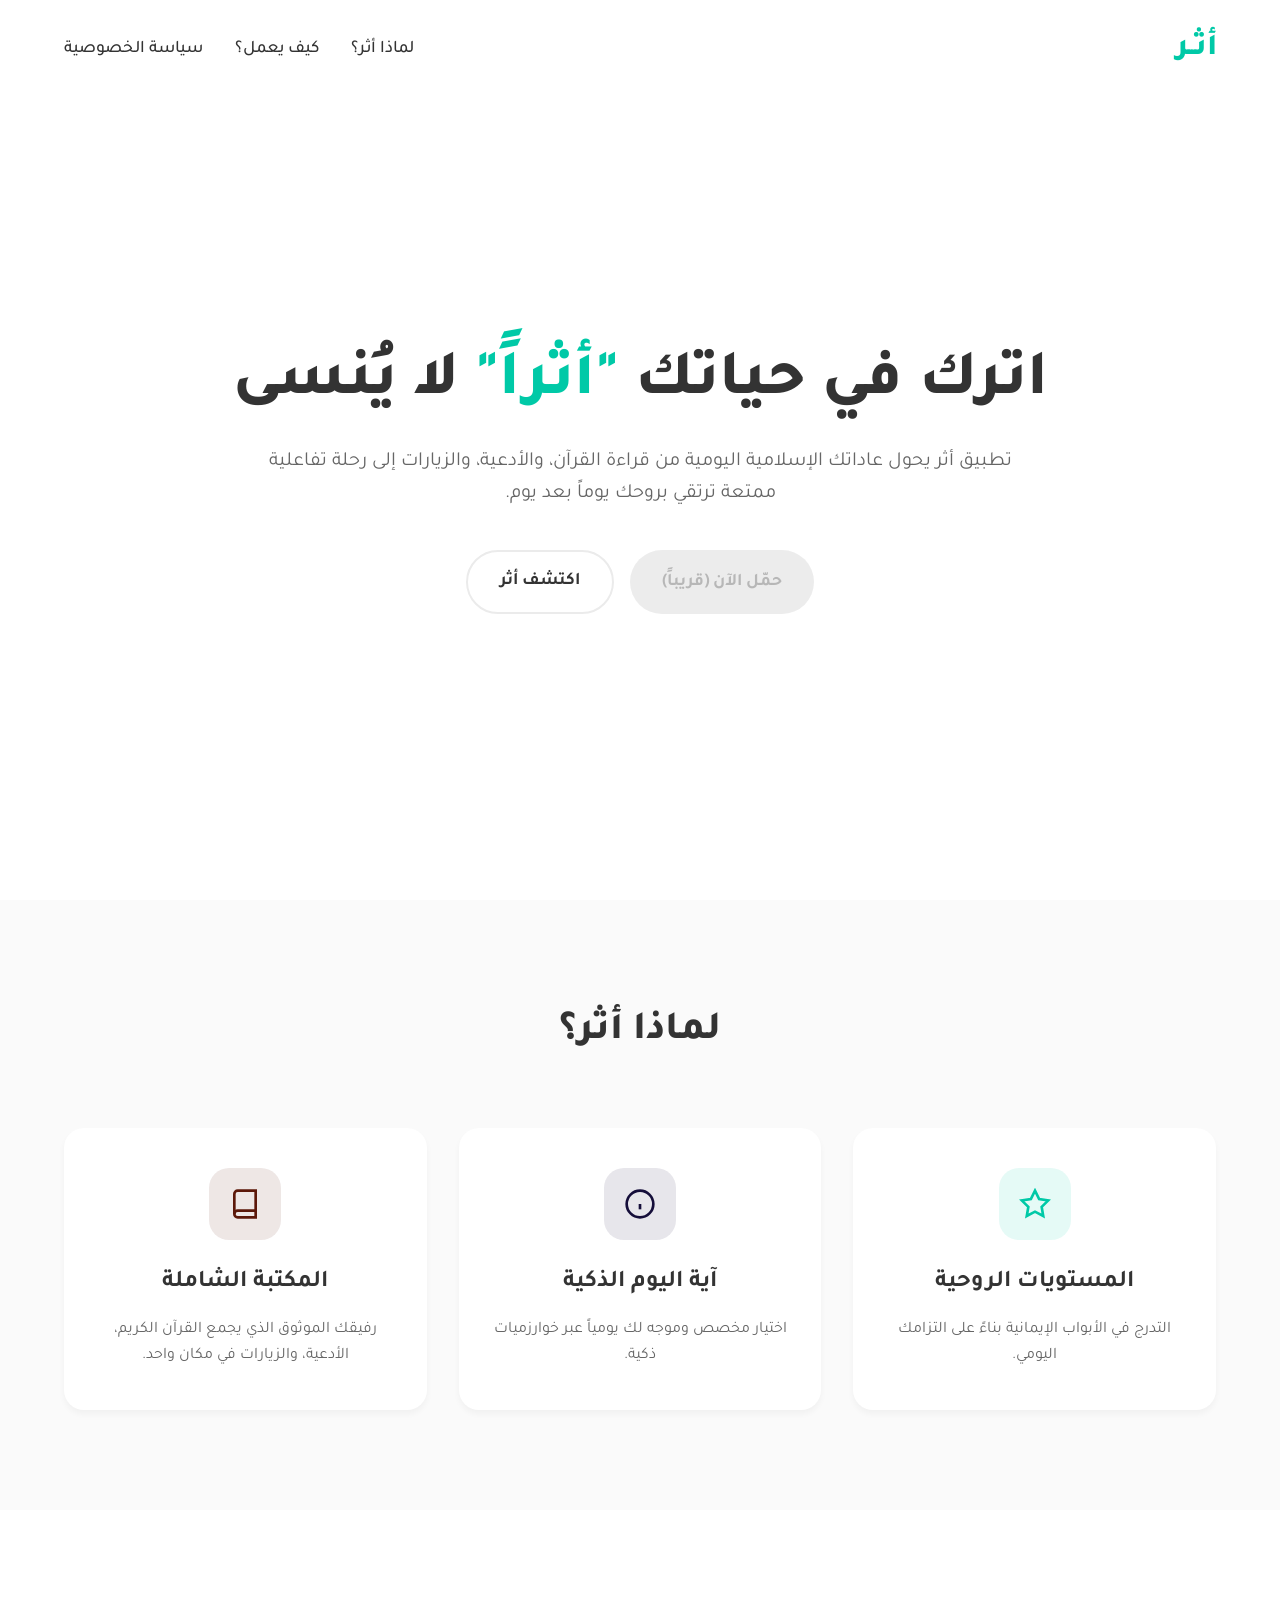
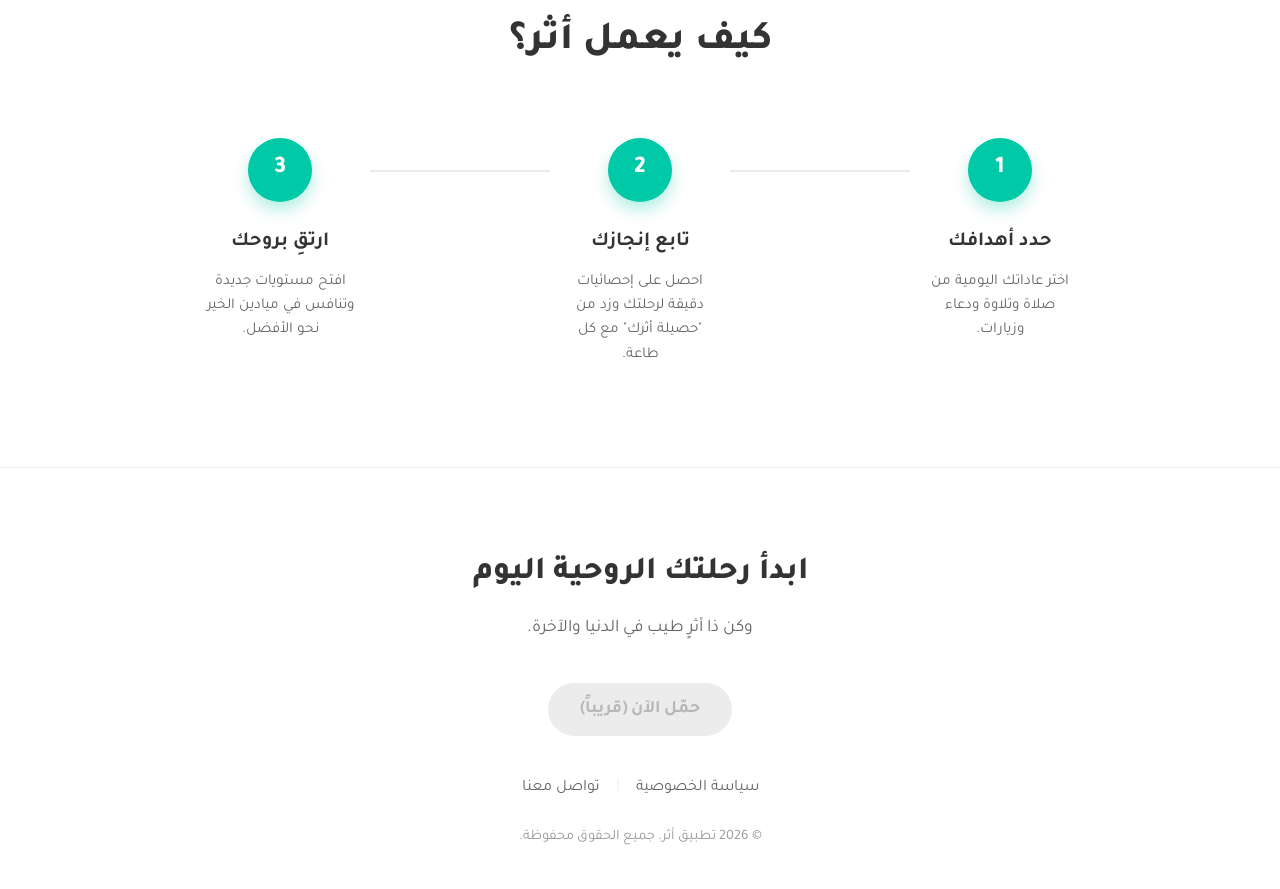
<file: index.html>
<!DOCTYPE html>
<html lang="ar" dir="rtl">
<head>
    <meta charset="UTF-8">
    <meta name="viewport" content="width=device-width, initial-scale=1.0">
    <title>تطبيق أثر | رحلتك الروحية التفاعلية</title>
    <meta name="description" content="تطبيق أثر يحول عاداتك الإسلامية اليومية إلى رحلة ممتعة وتجربة روحانية فريدة، مع توجيهات قرآنية يومية.">
    <!-- Google Fonts -->
    <link rel="preconnect" href="https://fonts.googleapis.com">
    <link rel="preconnect" href="https://fonts.gstatic.com" crossorigin>
    <link href="https://fonts.googleapis.com/css2?family=Tajawal:wght@400;500;700;800&display=swap" rel="stylesheet">
    <!-- Custom CSS -->
    <link rel="stylesheet" href="styles.css">
</head>
<body>
    <!-- Navbar -->
    <nav class="navbar">
        <div class="container nav-container">
            <a href="#" class="logo">أثــر</a>
            <div class="nav-links">
                <a href="#features">لماذا أثر؟</a>
                <a href="#how-it-works">كيف يعمل؟</a>
                <a href="privacy.html" class="nav-link">سياسة الخصوصية</a>
            </div>
        </div>
    </nav>

    <!-- Hero Section -->
    <header class="hero">
        <div class="container hero-container text-center">
            <div class="hero-content">
                <h1 class="hero-title">اترك في حياتك <span class="highlight">"أثراً"</span> لا يُنسى</h1>
                <p class="hero-subtitle">تطبيق أثر يحول عاداتك الإسلامية اليومية من قراءة القرآن، والأدعية، والزيارات إلى رحلة تفاعلية ممتعة ترتقي بروحك يوماً بعد يوم.</p>
                <div class="hero-buttons">
                    <button class="btn btn-primary btn-disabled" disabled>
                        حمّل الآن (قريباً)
                    </button>
                    <a href="#features" class="btn btn-secondary">
                        اكتشف أثر
                    </a>
                </div>
            </div>
        </div>
    </header>

    <!-- Features Section -->
    <section id="features" class="features">
        <div class="container">
            <h2 class="section-title">لماذا أثر؟</h2>
            <div class="features-grid">
                <!-- Feature 1 -->
                <div class="feature-card">
                    <div class="feature-icon icon-mint">
                        <svg width="32" height="32" viewBox="0 0 24 24" fill="none" stroke="currentColor" stroke-width="2"><path d="M12 2l3.09 6.26L22 9.27l-5 4.87 1.18 6.88L12 17.77l-6.18 3.25L7 14.14 2 9.27l6.91-1.01L12 2z"/></svg>
                    </div>
                    <h3 class="feature-title">المستويات الروحية</h3>
                    <p class="feature-desc">التدرج في الأبواب الإيمانية بناءً على التزامك اليومي.</p>
                </div>
                <!-- Feature 2 -->
                <div class="feature-card">
                    <div class="feature-icon icon-navy">
                        <svg width="32" height="32" viewBox="0 0 24 24" fill="none" stroke="currentColor" stroke-width="2"><circle cx="12" cy="12" r="10"/><path d="M12 16v-4"/><path d="M12 8h.01"/></svg>
                    </div>
                    <h3 class="feature-title">آية اليوم الذكية</h3>
                    <p class="feature-desc">اختيار مخصص وموجه لك يومياً عبر خوارزميات ذكية.</p>
                </div>
                <!-- Feature 3 -->
                <div class="feature-card">
                    <div class="feature-icon icon-maroon">
                        <svg width="32" height="32" viewBox="0 0 24 24" fill="none" stroke="currentColor" stroke-width="2"><path d="M4 19.5A2.5 2.5 0 0 1 6.5 17H20"/><path d="M6.5 2H20v20H6.5A2.5 2.5 0 0 1 4 19.5v-15A2.5 2.5 0 0 1 6.5 2z"/></svg>
                    </div>
                    <h3 class="feature-title">المكتبة الشاملة</h3>
                    <p class="feature-desc">رفيقك الموثوق الذي يجمع القرآن الكريم، الأدعية، والزيارات في مكان واحد.</p>
                </div>
            </div>
        </div>
    </section>

    <!-- How It Works Section -->
    <section id="how-it-works" class="how-it-works">
        <div class="container">
            <h2 class="section-title">كيف يعمل أثر؟</h2>
            <div class="steps-container">
                <div class="step">
                    <div class="step-number">1</div>
                    <h3 class="step-title">حدد أهدافك</h3>
                    <p class="step-desc">اختر عاداتك اليومية من صلاة وتلاوة ودعاء وزيارات.</p>
                </div>
                <div class="step-line"></div>
                <div class="step">
                    <div class="step-number">2</div>
                    <h3 class="step-title">تابع إنجازك</h3>
                    <p class="step-desc">احصل على إحصائيات دقيقة لرحلتك وزد من "حصيلة أثرك" مع كل طاعة.</p>
                </div>
                <div class="step-line"></div>
                <div class="step">
                    <div class="step-number">3</div>
                    <h3 class="step-title">ارتقِ بروحك</h3>
                    <p class="step-desc">افتح مستويات جديدة وتنافس في ميادين الخير نحو الأفضل.</p>
                </div>
            </div>
        </div>
    </section>

    <!-- CTA / Footer -->
    <footer class="footer">
        <div class="container footer-container">
            <h2 class="footer-title">ابدأ رحلتك الروحية اليوم</h2>
            <p class="footer-desc">وكن ذا أثرٍ طيب في الدنيا والآخرة.</p>
            <button class="btn btn-primary btn-disabled" disabled>
                حمّل الآن (قريباً)
            </button>
            <div class="footer-links">
                <a href="privacy.html">سياسة الخصوصية</a>
                <span class="separator">|</span>
                <a href="mailto:contact@athar.app">تواصل معنا</a>
            </div>
            <p class="copyright">&copy; 2026 تطبيق أثر. جميع الحقوق محفوظة.</p>
        </div>
    </footer>

    <script src="script.js"></script>
</body>
</html>
</file>
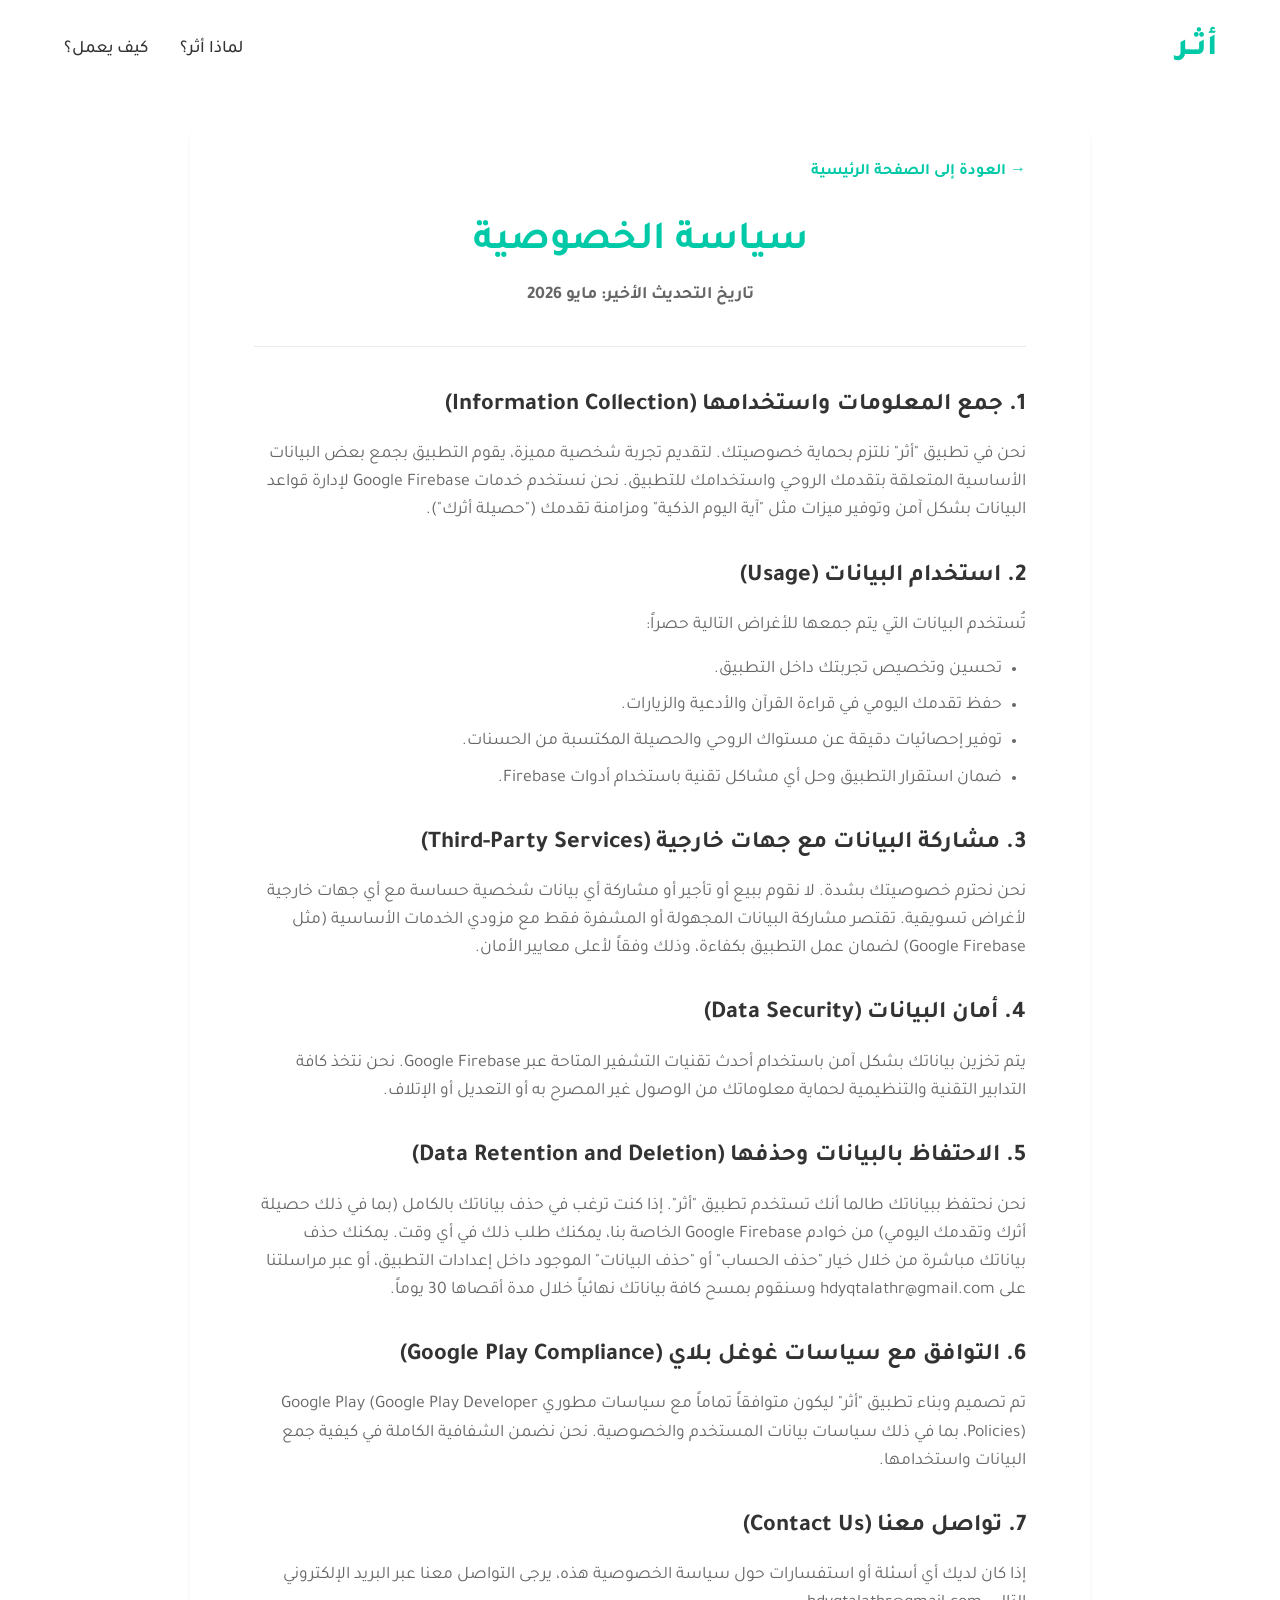
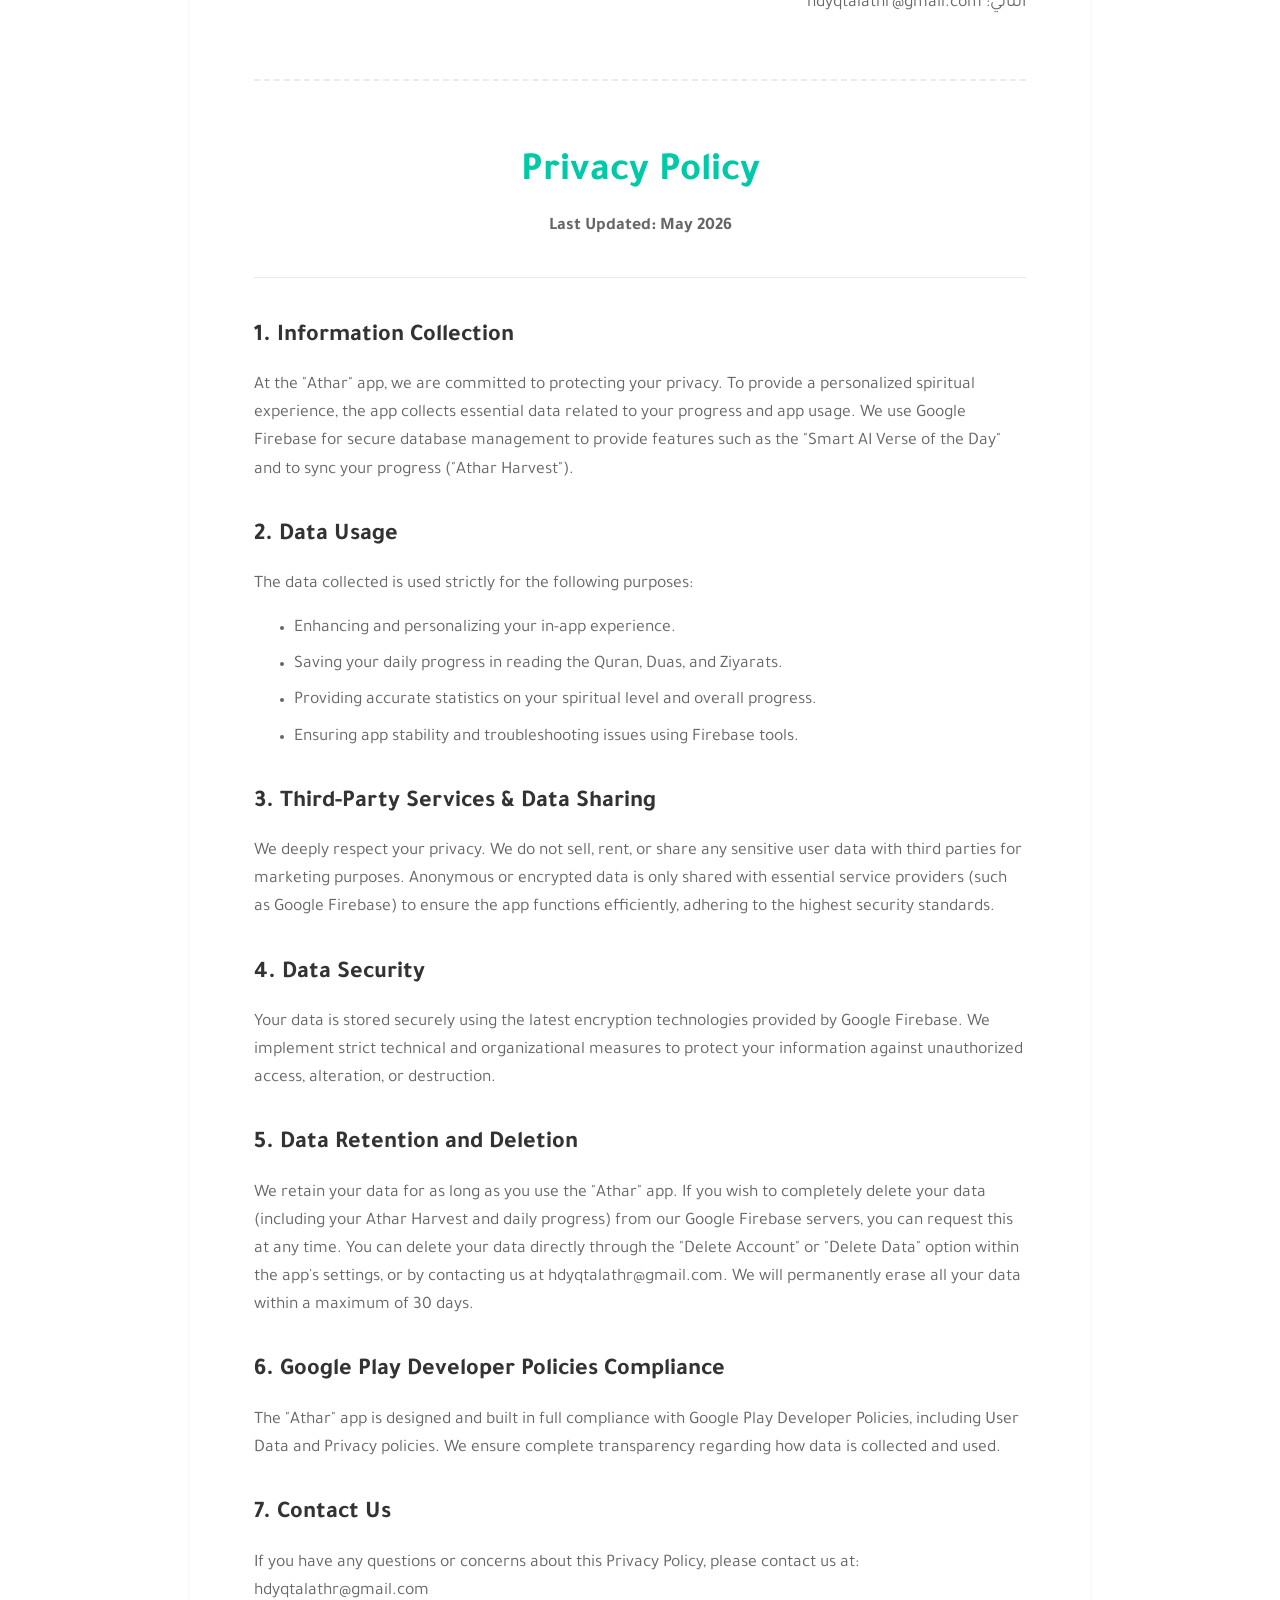
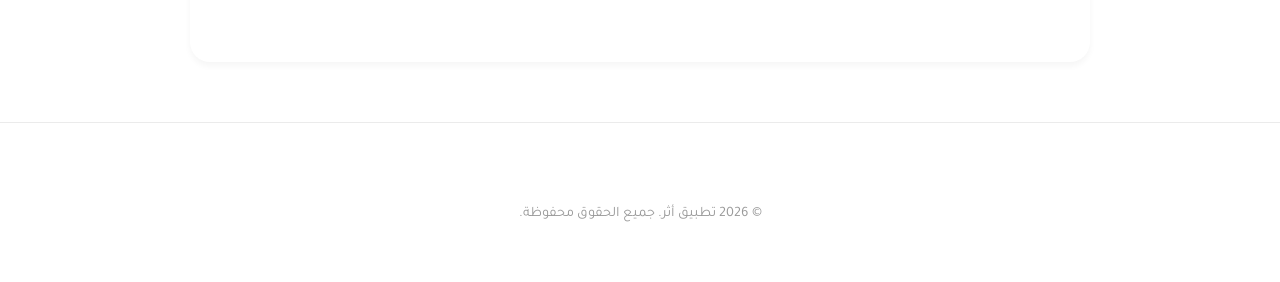
<file: privacy.html>
<!DOCTYPE html>
<html lang="ar" dir="rtl">
<head>
    <meta charset="UTF-8">
    <meta name="viewport" content="width=device-width, initial-scale=1.0">
    <title>سياسة الخصوصية | تطبيق أثر - Privacy Policy | Athar App</title>
    <!-- Google Fonts -->
    <link rel="preconnect" href="https://fonts.googleapis.com">
    <link rel="preconnect" href="https://fonts.gstatic.com" crossorigin>
    <link href="https://fonts.googleapis.com/css2?family=Tajawal:wght@400;500;700&display=swap" rel="stylesheet">
    <link rel="stylesheet" href="styles.css">
    <style>
        .privacy-container {
            max-width: 900px;
            margin: 120px auto 60px;
            padding: 0 24px;
            background: var(--surface-color);
            border-radius: var(--radius-md);
            box-shadow: var(--shadow-sm);
        }
        .privacy-content {
            padding: 40px;
        }
        .header {
            text-align: center;
            margin-bottom: 40px;
            padding-bottom: 20px;
            border-bottom: 1px solid #EBEBEB;
        }
        .header h1 { color: var(--primary-color); font-size: 2.5rem; margin-bottom: 8px; }
        .header p { color: var(--text-muted); font-weight: bold; }
        h2 { color: var(--text-main); margin-top: 32px; margin-bottom: 16px; font-size: 1.5rem; }
        p, ul { color: var(--text-muted); font-size: 1.1rem; margin-bottom: 16px; }
        ul { padding-inline-start: 24px; }
        li { margin-bottom: 8px; }
        
        .english-section {
            direction: ltr;
            text-align: left;
            margin-top: 60px;
            padding-top: 60px;
            border-top: 2px dashed #EBEBEB;
        }
        .english-section ul { padding-inline-start: 40px; }
        
        .back-link {
            display: inline-block;
            margin-bottom: 24px;
            font-weight: bold;
            color: var(--primary-color);
            text-decoration: none;
            transition: var(--transition-fast);
        }
        .back-link:hover { text-decoration: underline; }
    </style>
</head>
<body>
    <!-- Navbar -->
    <nav class="navbar">
        <div class="container nav-container">
            <a href="index.html" class="logo">أثــر</a>
            <div class="nav-links">
                <a href="index.html#features">لماذا أثر؟</a>
                <a href="index.html#how-it-works">كيف يعمل؟</a>
            </div>
        </div>
    </nav>

    <div class="container privacy-container">
        <div class="privacy-content">
            <a href="index.html" class="back-link">→ العودة إلى الصفحة الرئيسية</a>
            
            <!-- Arabic Section -->
            <div class="header">
                <h1>سياسة الخصوصية</h1>
                <p>تاريخ التحديث الأخير: مايو 2026</p>
            </div>

            <section>
                <h2>1. جمع المعلومات واستخدامها (Information Collection)</h2>
                <p>نحن في تطبيق "أثر" نلتزم بحماية خصوصيتك. لتقديم تجربة شخصية مميزة، يقوم التطبيق بجمع بعض البيانات الأساسية المتعلقة بتقدمك الروحي واستخدامك للتطبيق. نحن نستخدم خدمات Google Firebase لإدارة قواعد البيانات بشكل آمن وتوفير ميزات مثل "آية اليوم الذكية" ومزامنة تقدمك ("حصيلة أثرك").</p>
                
                <h2>2. استخدام البيانات (Usage)</h2>
                <p>تُستخدم البيانات التي يتم جمعها للأغراض التالية حصراً:</p>
                <ul>
                    <li>تحسين وتخصيص تجربتك داخل التطبيق.</li>
                    <li>حفظ تقدمك اليومي في قراءة القرآن والأدعية والزيارات.</li>
                    <li>توفير إحصائيات دقيقة عن مستواك الروحي والحصيلة المكتسبة من الحسنات.</li>
                    <li>ضمان استقرار التطبيق وحل أي مشاكل تقنية باستخدام أدوات Firebase.</li>
                </ul>

                <h2>3. مشاركة البيانات مع جهات خارجية (Third-Party Services)</h2>
                <p>نحن نحترم خصوصيتك بشدة. لا نقوم ببيع أو تأجير أو مشاركة أي بيانات شخصية حساسة مع أي جهات خارجية لأغراض تسويقية. تقتصر مشاركة البيانات المجهولة أو المشفرة فقط مع مزودي الخدمات الأساسية (مثل Google Firebase) لضمان عمل التطبيق بكفاءة، وذلك وفقاً لأعلى معايير الأمان.</p>

                <h2>4. أمان البيانات (Data Security)</h2>
                <p>يتم تخزين بياناتك بشكل آمن باستخدام أحدث تقنيات التشفير المتاحة عبر Google Firebase. نحن نتخذ كافة التدابير التقنية والتنظيمية لحماية معلوماتك من الوصول غير المصرح به أو التعديل أو الإتلاف.</p>

                <h2>5. الاحتفاظ بالبيانات وحذفها (Data Retention and Deletion)</h2>
                <p>نحن نحتفظ ببياناتك طالما أنك تستخدم تطبيق "أثر". إذا كنت ترغب في حذف بياناتك بالكامل (بما في ذلك حصيلة أثرك وتقدمك اليومي) من خوادم Google Firebase الخاصة بنا، يمكنك طلب ذلك في أي وقت. يمكنك حذف بياناتك مباشرة من خلال خيار "حذف الحساب" أو "حذف البيانات" الموجود داخل إعدادات التطبيق، أو عبر مراسلتنا على hdyqtalathr@gmail.com وسنقوم بمسح كافة بياناتك نهائياً خلال مدة أقصاها 30 يوماً.</p>

                <h2>6. التوافق مع سياسات غوغل بلاي (Google Play Compliance)</h2>
                <p>تم تصميم وبناء تطبيق "أثر" ليكون متوافقاً تماماً مع سياسات مطوري Google Play (Google Play Developer Policies)، بما في ذلك سياسات بيانات المستخدم والخصوصية. نحن نضمن الشفافية الكاملة في كيفية جمع البيانات واستخدامها.</p>

                <h2>7. تواصل معنا (Contact Us)</h2>
                <p>إذا كان لديك أي أسئلة أو استفسارات حول سياسة الخصوصية هذه، يرجى التواصل معنا عبر البريد الإلكتروني التالي: hdyqtalathr@gmail.com</p>
            </section>

            <!-- English Section -->
            <div class="english-section">
                <div class="header">
                    <h1>Privacy Policy</h1>
                    <p>Last Updated: May 2026</p>
                </div>

                <section>
                    <h2>1. Information Collection</h2>
                    <p>At the "Athar" app, we are committed to protecting your privacy. To provide a personalized spiritual experience, the app collects essential data related to your progress and app usage. We use Google Firebase for secure database management to provide features such as the "Smart AI Verse of the Day" and to sync your progress ("Athar Harvest").</p>
                    
                    <h2>2. Data Usage</h2>
                    <p>The data collected is used strictly for the following purposes:</p>
                    <ul>
                        <li>Enhancing and personalizing your in-app experience.</li>
                        <li>Saving your daily progress in reading the Quran, Duas, and Ziyarats.</li>
                        <li>Providing accurate statistics on your spiritual level and overall progress.</li>
                        <li>Ensuring app stability and troubleshooting issues using Firebase tools.</li>
                    </ul>

                    <h2>3. Third-Party Services & Data Sharing</h2>
                    <p>We deeply respect your privacy. We do not sell, rent, or share any sensitive user data with third parties for marketing purposes. Anonymous or encrypted data is only shared with essential service providers (such as Google Firebase) to ensure the app functions efficiently, adhering to the highest security standards.</p>

                    <h2>4. Data Security</h2>
                    <p>Your data is stored securely using the latest encryption technologies provided by Google Firebase. We implement strict technical and organizational measures to protect your information against unauthorized access, alteration, or destruction.</p>

                    <h2>5. Data Retention and Deletion</h2>
                    <p>We retain your data for as long as you use the "Athar" app. If you wish to completely delete your data (including your Athar Harvest and daily progress) from our Google Firebase servers, you can request this at any time. You can delete your data directly through the "Delete Account" or "Delete Data" option within the app's settings, or by contacting us at hdyqtalathr@gmail.com. We will permanently erase all your data within a maximum of 30 days.</p>

                    <h2>6. Google Play Developer Policies Compliance</h2>
                    <p>The "Athar" app is designed and built in full compliance with Google Play Developer Policies, including User Data and Privacy policies. We ensure complete transparency regarding how data is collected and used.</p>

                    <h2>7. Contact Us</h2>
                    <p>If you have any questions or concerns about this Privacy Policy, please contact us at: hdyqtalathr@gmail.com</p>
                </section>
            </div>
        </div>
    </div>
    
    <!-- Footer -->
    <footer class="footer">
        <div class="container footer-container">
            <p class="copyright">&copy; 2026 تطبيق أثر. جميع الحقوق محفوظة.</p>
        </div>
    </footer>
</body>
</html>
</file>
<file: styles.css>
/* ===== CSS Variables (Design Tokens) ===== */
:root {
    /* Colors */
    --bg-color: #FFFFFF;
    --primary-color: #00C9A7;
    --primary-hover: #00b093;
    
    --secondary-duas: #150E3A;
    --secondary-ziyarat: #0A3D2E;
    --secondary-quran: #5C1809;
    
    --text-main: #333333;
    --text-muted: #666666;
    --text-light: #F9F9F9;
    
    --surface-color: #FFFFFF;
    
    /* Shadows - Soft UI */
    --shadow-sm: 0 4px 6px rgba(0, 0, 0, 0.04);
    --shadow-md: 0 10px 20px rgba(0, 0, 0, 0.08);
    --shadow-lg: 0 20px 40px rgba(0, 0, 0, 0.12);
    
    /* Border Radius */
    --radius-sm: 12px;
    --radius-md: 20px;
    --radius-lg: 32px;
    
    /* Transitions */
    --transition-fast: 0.2s ease;
    --transition-smooth: 0.4s cubic-bezier(0.16, 1, 0.3, 1);
}

/* ===== Reset & Base Styles ===== */
* {
    margin: 0;
    padding: 0;
    box-sizing: border-box;
}

html {
    scroll-behavior: smooth;
    background-color: var(--bg-color);
}

body {
    font-family: 'Tajawal', sans-serif;
    color: var(--text-main);
    line-height: 1.6;
    background-color: var(--bg-color);
    overflow-x: hidden;
}

.container {
    max-width: 1200px;
    margin: 0 auto;
    padding: 0 24px;
}

a {
    text-decoration: none;
    color: inherit;
}

/* ===== Buttons ===== */
.btn {
    display: inline-flex;
    align-items: center;
    justify-content: center;
    padding: 16px 32px;
    font-family: 'Tajawal', sans-serif;
    font-weight: 700;
    font-size: 1.1rem;
    border-radius: var(--radius-lg);
    border: none;
    cursor: pointer;
    transition: var(--transition-smooth);
    text-align: center;
}

.btn-primary {
    background-color: var(--primary-color);
    color: #FFFFFF;
    box-shadow: 0 8px 24px rgba(0, 201, 167, 0.3);
}

.btn-primary:not(:disabled):hover {
    background-color: var(--primary-hover);
    transform: translateY(-2px);
    box-shadow: 0 12px 32px rgba(0, 201, 167, 0.4);
}

.btn-secondary {
    background-color: transparent;
    color: var(--text-main);
    border: 2px solid #EBEBEB;
}

.btn-secondary:hover {
    border-color: var(--primary-color);
    color: var(--primary-color);
    transform: translateY(-2px);
}

.btn-disabled {
    opacity: 0.6;
    cursor: not-allowed;
    background-color: #E0E0E0;
    color: #888888;
    box-shadow: none;
}

/* ===== Navbar ===== */
.navbar {
    padding: 24px 0;
    position: fixed;
    top: 0;
    left: 0;
    width: 100%;
    z-index: 1000;
    background: rgba(255, 255, 255, 0.9);
    backdrop-filter: blur(10px);
    transition: var(--transition-smooth);
}

.nav-container {
    display: flex;
    justify-content: space-between;
    align-items: center;
}

.logo {
    font-size: 2rem;
    font-weight: 800;
    color: var(--primary-color);
    letter-spacing: -0.5px;
}

.nav-links {
    display: flex;
    gap: 32px;
    align-items: center;
}

.nav-links a {
    font-weight: 500;
    font-size: 1.1rem;
    transition: var(--transition-fast);
}

.nav-links a:hover {
    color: var(--primary-color);
}

/* ===== Hero Section ===== */
.hero {
    padding: 160px 0 100px;
    min-height: 100vh;
    display: flex;
    align-items: center;
}

.hero-container {
    display: flex;
    flex-direction: column;
    align-items: center;
    justify-content: center;
    text-align: center;
}

.hero-title {
    font-size: 4rem;
    font-weight: 800;
    line-height: 1.2;
    margin-bottom: 24px;
}

.highlight {
    color: var(--primary-color);
    position: relative;
    display: inline-block;
}

.highlight::after {
    content: '';
    position: absolute;
    bottom: 8px;
    left: 0;
    width: 100%;
    height: 12px;
    background-color: rgba(0, 201, 167, 0.2);
    z-index: -1;
    border-radius: 8px;
}

.hero-subtitle {
    font-size: 1.25rem;
    color: var(--text-muted);
    margin: 0 auto 40px;
    max-width: 800px;
}

.hero-buttons {
    display: flex;
    gap: 16px;
    justify-content: center;
}

/* ===== Features Section ===== */
.features {
    padding: 100px 0;
    background-color: #FAFAFA;
}

.section-title {
    text-align: center;
    font-size: 2.5rem;
    font-weight: 800;
    margin-bottom: 64px;
    color: var(--text-main);
}

.features-grid {
    display: grid;
    grid-template-columns: repeat(3, 1fr);
    gap: 32px;
}

.feature-card {
    background: var(--surface-color);
    padding: 40px 32px;
    border-radius: var(--radius-md);
    box-shadow: var(--shadow-sm);
    transition: var(--transition-smooth);
    text-align: center;
}

.feature-card:hover {
    transform: translateY(-10px);
    box-shadow: var(--shadow-md);
}

.feature-icon {
    width: 72px;
    height: 72px;
    border-radius: 20px;
    display: flex;
    align-items: center;
    justify-content: center;
    margin: 0 auto 24px;
}

.icon-mint {
    background: rgba(0, 201, 167, 0.1);
    color: var(--primary-color);
}

.icon-navy {
    background: rgba(21, 14, 58, 0.1);
    color: var(--secondary-duas);
}

.icon-maroon {
    background: rgba(92, 24, 9, 0.1);
    color: var(--secondary-quran);
}

.feature-title {
    font-size: 1.5rem;
    font-weight: 700;
    margin-bottom: 16px;
}

.feature-desc {
    color: var(--text-muted);
    font-size: 1rem;
}

/* ===== How It Works ===== */
.how-it-works {
    padding: 100px 0;
}

.steps-container {
    display: flex;
    align-items: flex-start;
    justify-content: space-between;
    max-width: 900px;
    margin: 0 auto;
    position: relative;
}

.step {
    flex: 1;
    text-align: center;
    position: relative;
    z-index: 2;
}

.step-number {
    width: 64px;
    height: 64px;
    background: var(--primary-color);
    color: white;
    border-radius: 50%;
    display: flex;
    align-items: center;
    justify-content: center;
    font-size: 1.5rem;
    font-weight: 800;
    margin: 0 auto 24px;
    box-shadow: 0 8px 16px rgba(0, 201, 167, 0.3);
}

.step-title {
    font-size: 1.25rem;
    font-weight: 700;
    margin-bottom: 12px;
}

.step-desc {
    color: var(--text-muted);
    font-size: 0.95rem;
    padding: 0 16px;
}

.step-line {
    flex: 1;
    height: 2px;
    background: #EBEBEB;
    margin-top: 32px;
    position: relative;
    z-index: 1;
}

/* ===== Footer ===== */
.footer {
    background: var(--surface-color);
    padding: 80px 0 40px;
    text-align: center;
    border-top: 1px solid #EBEBEB;
}

.footer-title {
    font-size: 2rem;
    font-weight: 800;
    margin-bottom: 16px;
}

.footer-desc {
    color: var(--text-muted);
    font-size: 1.1rem;
    margin-bottom: 40px;
}

.footer-links {
    margin: 40px 0 24px;
    display: flex;
    justify-content: center;
    gap: 16px;
    align-items: center;
}

.footer-links a {
    color: var(--text-muted);
    transition: var(--transition-fast);
}

.footer-links a:hover {
    color: var(--primary-color);
}

.separator {
    color: #EBEBEB;
}

.copyright {
    color: #999999;
    font-size: 0.9rem;
}

/* ===== Responsive Design ===== */
@media (max-width: 992px) {
    .hero-title {
        font-size: 3rem;
    }
    
    .hero-subtitle {
        margin: 0 auto 40px;
    }
    
    .features-grid {
        grid-template-columns: 1fr;
        max-width: 500px;
        margin: 0 auto;
    }
    
    .steps-container {
        flex-direction: column;
        align-items: center;
        gap: 40px;
    }
    
    .step-line {
        display: none;
    }
}

@media (max-width: 768px) {
    .nav-links {
        display: none;
    }
    
    .hero-title {
        font-size: 2.5rem;
    }
    
    .hero-buttons {
        flex-direction: column;
    }
}
</file>
